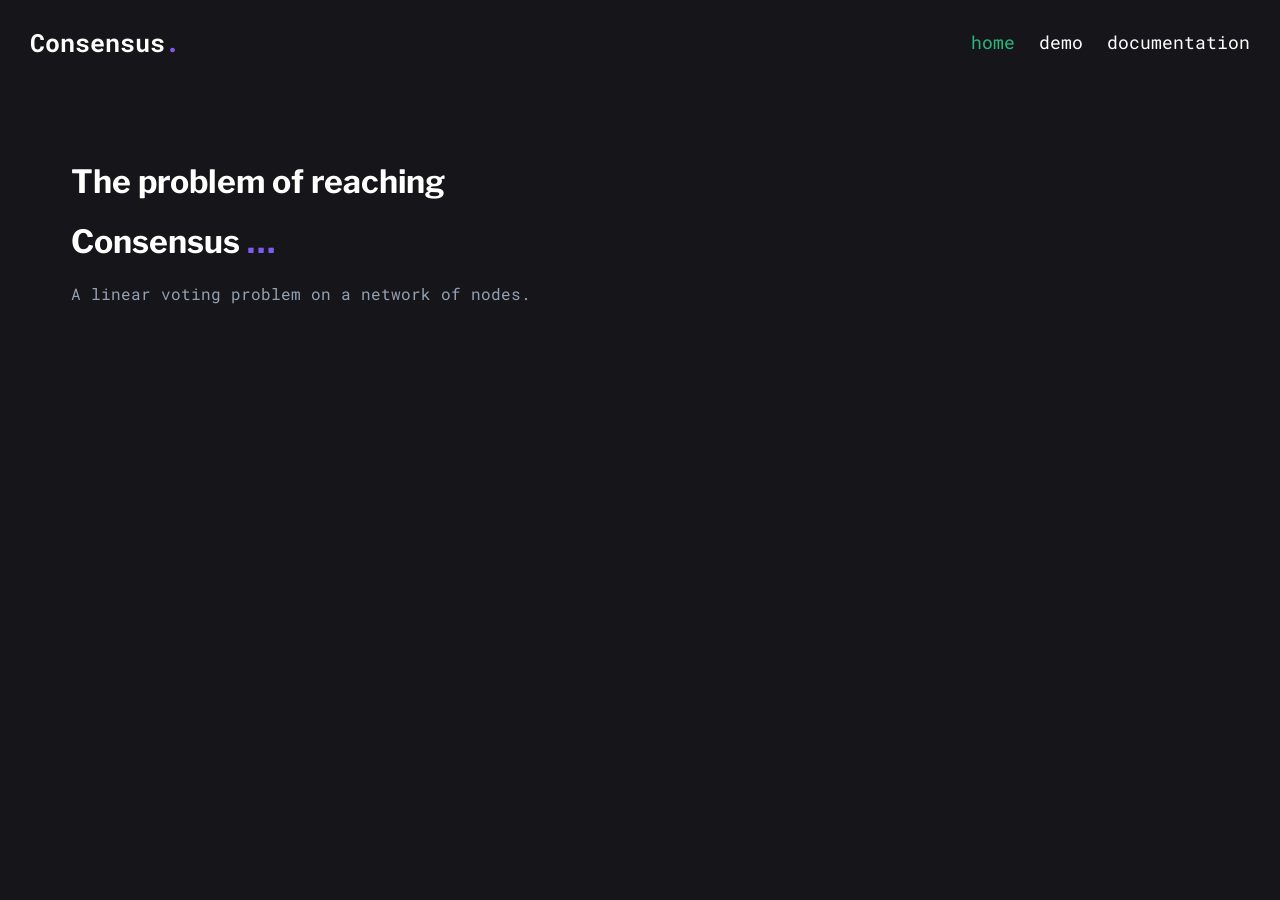
<file: index.html>
<!DOCTYPE html> 
<html>
<head>
    <title>Consensus Project</title>
    <meta name="viewport" content="width=device-width, user-scalable=no, initial-scale=1, maximum-scale=1">
    <link href="css/style.css" rel="stylesheet" />
    <link href="css/index-style.css" rel="stylesheet" />
    <link rel="preconnect" href="https://fonts.googleapis.com">
    <link rel="preconnect" href="https://fonts.gstatic.com" crossorigin>
    <link href="https://fonts.googleapis.com/css2?family=Libre+Franklin:ital,wght@0,100..900;1,100..900&family=Roboto+Mono:ital,wght@0,100..700;1,100..700&display=swap" rel="stylesheet">
</head>
<body>
    <div class="header">
        <a href="index.html" class="logo">Consensus<span style="color:#7f5af0">.</span></a>
        <div class="header-right">
            <a class="active" href="index.html">home</a>
            <a href="demo.html">demo</a>
            <a href="documentation.html">documentation</a>
        </div>
    </div>
    <div class="main">
        <h1>The problem of reaching</h1>
        <h1>Consensus<span style="color:#7f5af0"> …</span></h1>
        <p>A linear voting problem on a network of nodes.</p>
    </div>

</body>

</html>
</file>
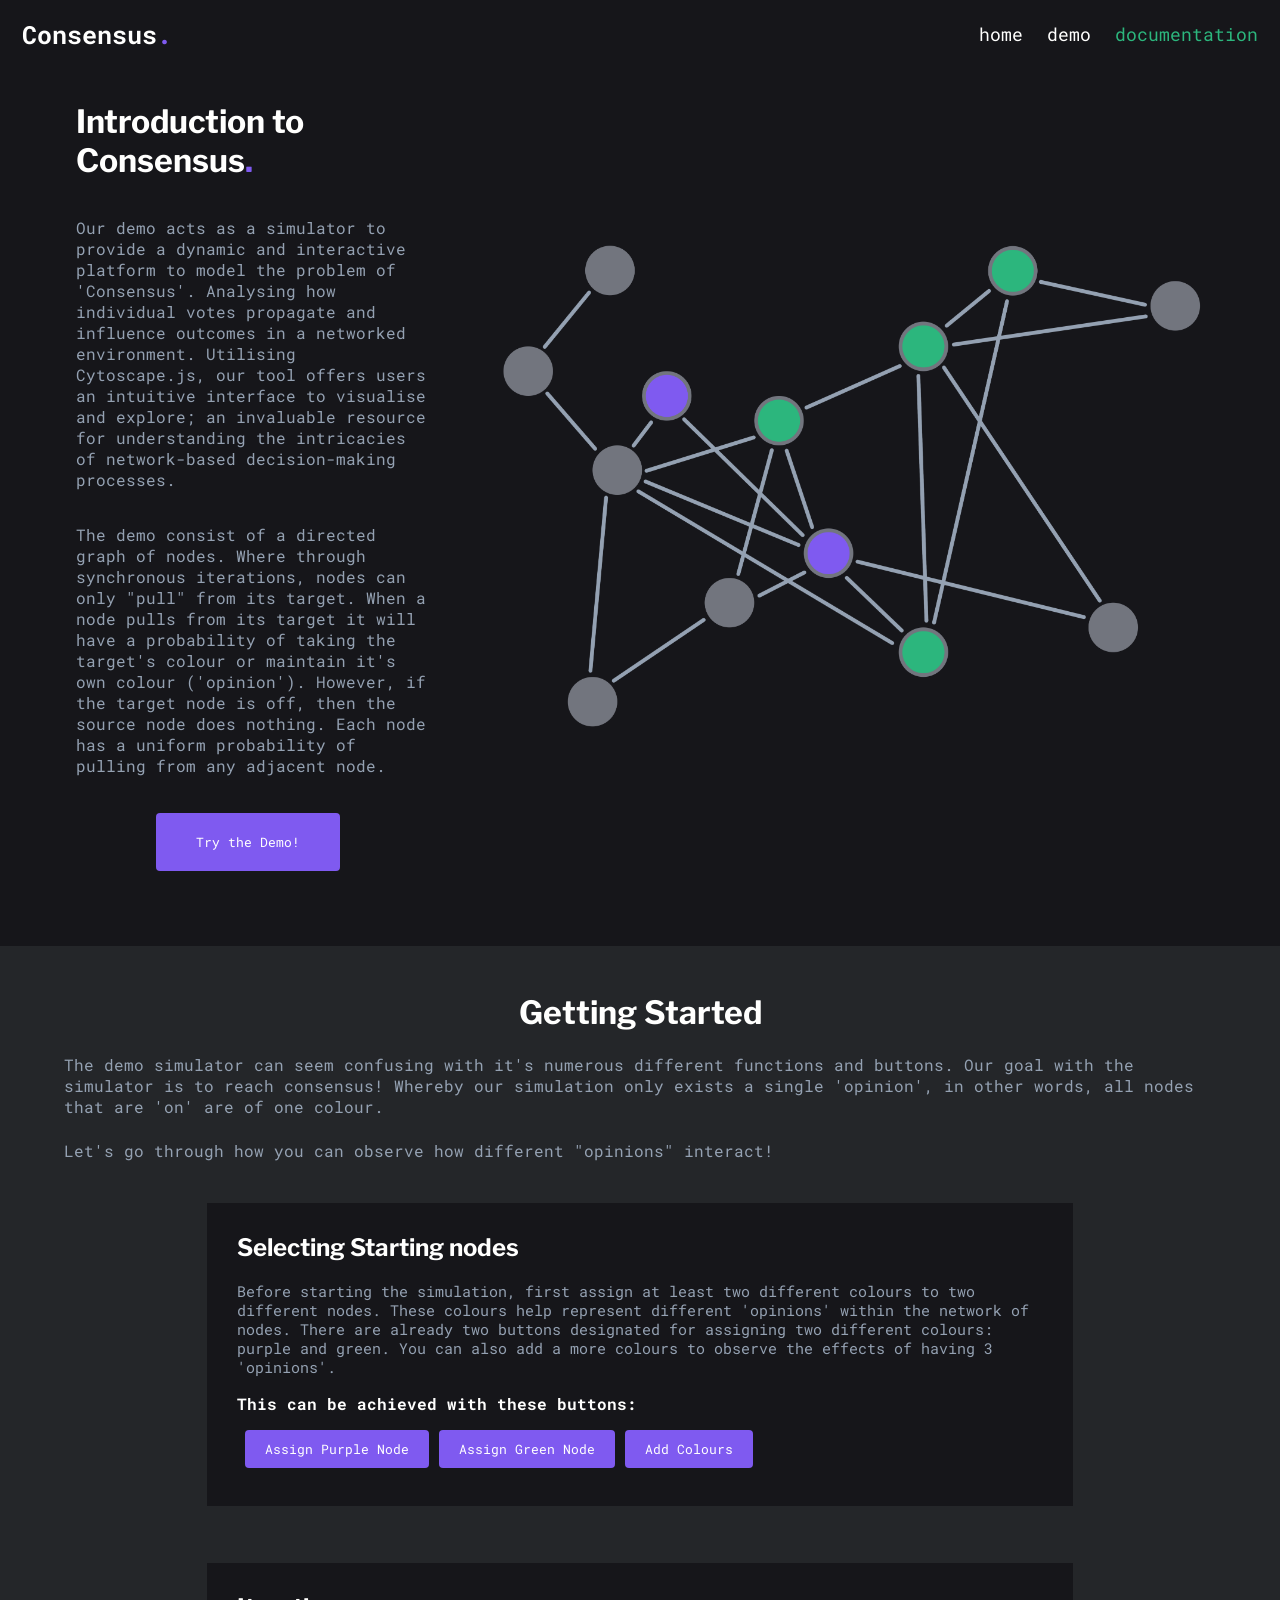
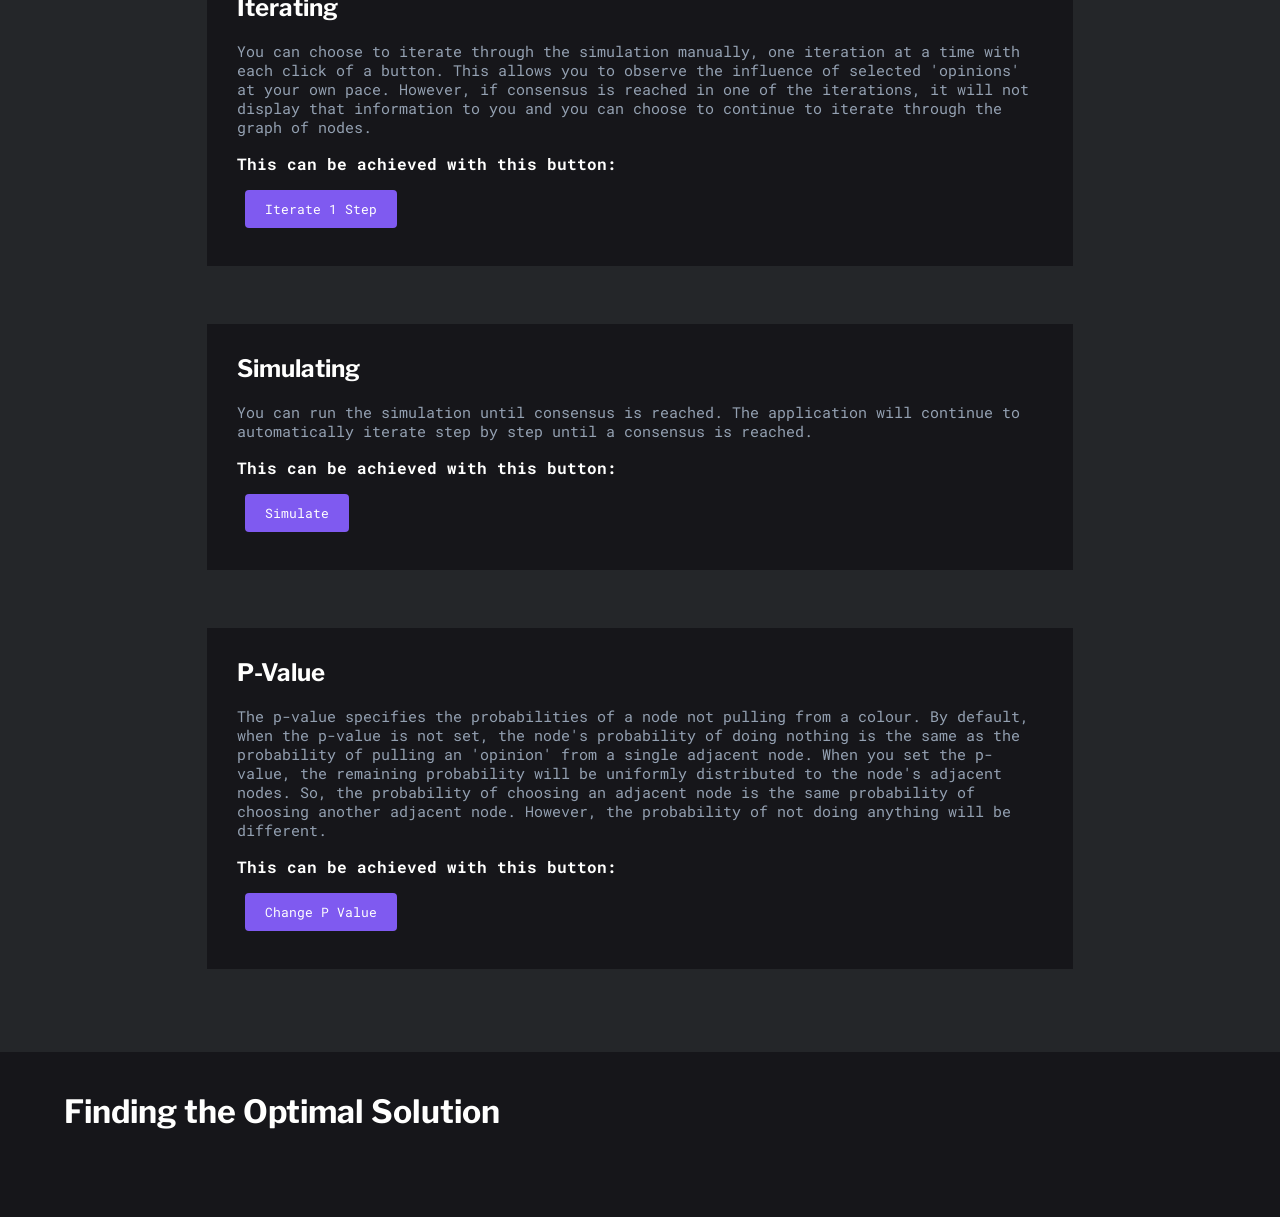
<file: documentation.html>
<!DOCTYPE html> 
<html>
<head>
    <title>Consensus Documentation</title>
    <meta name="viewport" content="width=device-width, user-scalable=no, initial-scale=1, maximum-scale=1">
    <link href="css/documentation-style.css" rel="stylesheet"/>
    <link href="css/style.css" rel="stylesheet" />
    <link rel="preconnect" href="https://fonts.googleapis.com">
    <link rel="preconnect" href="https://fonts.gstatic.com" crossorigin>
    <link href="https://fonts.googleapis.com/css2?family=Libre+Franklin:ital,wght@0,100..900;1,100..900&family=Roboto+Mono:ital,wght@0,100..700;1,100..700&display=swap" rel="stylesheet">
</head>
<body>
    <div class="header">
        <a href="index.html" class="logo">Consensus<span style="color:#7f5af0">.</span></a>
        <div class="header-right">
            <a href="index.html">home</a>
            <a href="demo.html">demo</a>
            <a class="active" href="documentation.html">documentation</a>
        </div>
    </div>

    <div class="section">
        <div class="container">
            <div class="left_container">
                <h1>Introduction to Consensus<span style="color:#7f5af0">.</span></h1>
                <p>
                    Our demo acts as a simulator to provide a dynamic and interactive platform to model the problem of 'Consensus'. 
                    Analysing how individual votes propagate and influence outcomes in a networked environment. Utilising 
                    <a href="https://js.cytoscape.org/">Cytoscape.js</a>, our tool offers users an intuitive interface to visualise and
                     explore; an invaluable resource for understanding the intricacies of network-based decision-making processes. 
                </p>
                <p>
                    The demo consist of a directed graph of nodes. Where through synchronous iterations, nodes can only "pull" from 
                    its target. When a node pulls from its target it will have a probability of taking the target's colour or maintain it's
                     own colour ('opinion'). However, if the target node is off, then the source node does nothing. Each node has a uniform 
                     probability of pulling from any adjacent node. 
                </p>
                <br>
                <a href="demo.html">
                    <button class="demo_btn" id="tryDemo">Try the Demo!</button>
                </a>
            </div>

            <div class="right_container">
                <img src="images/consensus-graph-icon.png">
            </div>

        </div>
    </div>
    <div class="section_gray">
        <h1>Getting Started</h1>
        <p>
            The demo simulator can seem confusing with it's numerous different functions and buttons.
            Our goal with the simulator is to reach consensus! Whereby our simulation only exists a single
            'opinion', in other words, all nodes that are 'on' are of one colour.
        </p>
        <p>
            Let's go through how you can observe how different "opinions" interact! 
        </p>
        <br>

        <div class="small_container">
            <h2>Selecting Starting nodes </h2>
            <p2>
                Before starting the simulation, first assign at least two different colours to two different nodes. 
                These colours help represent different 'opinions' within the network of nodes. There are already two 
                buttons designated for assigning two different colours: purple and green. You can also add a more colours
                 to observe the effects of having 3 'opinions'.
            </p2>
            <h3>
                This can be achieved with these buttons:
            </h3>
            <div class="container">
                <button class="btn">Assign Purple Node</button>
                <button class="btn">Assign Green Node</button>
                <button class="btn">Add Colours</button>
            </div>
        </div>

        <div class="small_container">
            <h2>Iterating</h2>
            <p2>
                You can choose to iterate through the simulation manually, one iteration at
                 a time with each click of a button. This allows you to observe the influence of selected 
                 'opinions' at your own pace. However, if consensus is reached in one of the iterations, 
                 it will not display that information to you and you can choose to continue to iterate 
                 through the graph of nodes. 
            </p2>
            <h3>
                This can be achieved with this button:
            </h3>
            <div class="container">
                <button class="btn">Iterate 1 Step</button>
            </div>
        </div>

        <div class="small_container">
            <h2>Simulating</h2>
            <p2>
                You can run the simulation until consensus is reached. 
                The application will continue to automatically iterate step by step 
                until a consensus is reached.
            </p2>
            <h3>
                This can be achieved with this button:
            </h3>
            <div class="container">
                <button class="btn">Simulate</button>
            </div>
        </div>

        <div class="small_container">
            <h2>P-Value</h2>
            <p2>
                The p-value specifies the probabilities of a node not pulling from a colour.
                 By default, when the p-value is not set, the node's probability of doing nothing
                  is the same as the probability of pulling an 'opinion' from a single adjacent node.
                When you set the p-value, the remaining probability will be uniformly distributed
                to the node's adjacent nodes. So, the probability of choosing an adjacent node 
                is the same probability of choosing another adjacent node. However, the probability
                 of not doing anything will be different. 
            </p2>
            <h3>
                This can be achieved with this button:
            </h3>
            <div class="container">
                <button class="btn">Change P Value</button>
            </div>
        </div>
    </div>

    <div class="section">
        <br>
        <h1>Finding the Optimal Solution</h1>
    </div>

</body>

</html>
</file>
<file: css/style.css>
body {
    font-family: "Roboto Mono", sans-serif;
    font-size: 14px;
    font-weight: 400;
    background-color: #16161a;
    color: #fffffe;
}
#toolbar {
    width: 95%;
    display: flex;
    justify-content: space-between;
    padding: 10px;
    border-bottom: 1px solid #fffffe;
    position: relative;
    z-index: 10;
}

#container {
  width: 100%;
  height: 80%;
  display: flex;
  align-items: center;
  justify-content: center;
}

#cy {
    width: 90%;
    height: 75%;
    position: absolute;
    background-color: #16161a;
    bottom: 4px;
}

.btn {
    padding-left: 20px;
    padding-right: 20px;
    padding-top: 10px;
    padding-bottom: 10px;
    border: none;
    background-color: #7f5af0;
    color: #fffffe;
    cursor: pointer;
    font-family: "Roboto Mono", sans-serif;
    margin-right: 10px;
    border-radius: 4px;
    font-size: small;
}

.btn:hover {
    background-color: #553ba3;
}

.header {
  overflow: hidden;
  background-color: #16161a;
  padding: 10px 10px;
}

.header a {
  float: left;
  color: #fffffe;
  text-align: center;
  padding: 12px;
  text-decoration: none;
  font-size: 18px; 
  line-height: 25px;
  border-radius: 4px;
}

.header a.logo {
  font-size: 25px;
  color: #fffffe;
  font-weight: bold;
}

.header a.active {
  color: #2cb67d;
}

.header a:hover {
  color: #2cb67d;
}

.header-right {
  float: right;
}

#speed-label {
  margin-bottom: 1%;
  font-size: x-small;
}

@media screen and (max-width: 500px) {
  .header a {
    float: none;
    display: block;
    text-align: left;
  }
  
  .header-right {
    float: none;
  }
}

/* Modal background */
.modal {
    display: none; /* Hidden by default */
    position: fixed; /* Stay in place */
    z-index: 1; /* Sit on top */
    left: 0;
    top: 0;
    width: 100%; /* Full width */
    height: 100%; /* Full height */
    overflow: auto; /* Enable scroll if needed */
    background-color: rgb(0,0,0); /* Fallback color */
    background-color: rgba(0,0,0,0.4); /* Black w/ opacity */
}

/* Modal Content */
.modal-content {
    background-color: #242629;
    margin: 15% auto; /* 15% from the top and centered */
    padding: 20px;
    border-radius: 4px;
    width: 80%; /* Could be more or less, depending on screen size */
    font-family: "Roboto Mono", sans-serif;
}

/* The Close Button */
.close {
    color: #fffffe;
    float: right;
    font-size: 28px;
    font-weight: bold;
    font-family: "Roboto Mono", sans-serif;
    
  }
  
  .close:hover,
  .close:focus {
    color: 2cb67d;
    text-decoration: none;
    cursor: pointer;
  }

  label {
    font-family: "Roboto Mono", sans-serif;
  }


  input[type=text] {
    width: 80%;
    padding: 12px 20px;
    margin: 8px 0;
    font-family: "Roboto Mono", sans-serif;
    display: inline-block;
    border: 1px solid #ccc;
    box-sizing: border-box;
    border-radius: 4px;
  }
</file>
<file: css/index-style.css>
.main {
    font-family: "Roboto Mono", sans-serif;
    margin: 0;
    padding: 5%;  
}

h2 {
    font-family: "Libre Franklin", sans-serif; 
    overflow: hidden;
    color: #fffffe;
    font-size: large;
    padding: 10px;
    text-align: center;
    font-weight: bold;
}

h1 {
    opacity: 1;
    font-family: "Libre Franklin", sans-serif; 
    font-size: xx-large;
    font-weight:bold;
    color: #fffffe;
    text-align: left;
}

p {
    width: 100%;
    font-family: "Roboto Mono", sans-serif;
    text-align: left;
    font-size:medium;
    color: #94a1b2;
}
</file>
<file: css/documentation-style.css>
body {
    font-family: "Roboto Mono", sans-serif;
    margin: 0;
}


.section {
    padding-left: 5%;
    padding-right: 5%; 
    padding-bottom: 5%;
}

.section a:hover {
    color: #2cb67d;
}

.section a {
    color: #94a1b2;
    text-decoration: none;
}

.section h1{
    text-align: left;
    width: 100%;
    font-size:xx-large;
    font-family: "Libre Franklin", sans-serif; 
    color: #fffffe;
    font-weight: bold;
}

.section h2{
    font-size: x-large;
    text-align: left;
    padding: 0%;
    color: #fffffe;
    font-weight: bold;
    font-family: "Libre Franklin", sans-serif; 
}

.section p {
    width: 100%;
    margin-bottom: 5%;
    font-family: "Roboto Mono", sans-serif;
    text-align: left;
    font-size:medium;
    color: #94a1b2;
}


img {
    max-width: 100%;
    height: auto;
    width: auto\9; /* ie8 */
}


.container {
    width: 100%;
    height: fit-content;
    margin: 1%;
    background: #16161a;
    display: flex;
    align-items: center;
    justify-content: left;
}

.small_container {
    width: 70%;
    height: 40%;
    margin: auto;
    background: #16161a;
    padding: 30px;
    margin-bottom: 5%;
}

.section_gray {
    height: fit-content; 
    width: fit-content;
    background: #242629;
    max-width: 100%;
    padding-left: 5%;
    padding-right: 5%; 
    padding-top: 2%;
    padding-bottom: 2%; 
}

.section_gray h1 {
    text-align: center;
    width: 100%;
    font-size:xx-large;
    font-family: "Libre Franklin", sans-serif; 
    color: #fffffe;
    font-weight: bold;
}


.section_gray h2 {
    text-align: left;
    width: 100%;
    padding:0%;
    margin-top: 0%;
    font-size:x-large;
    font-family: "Libre Franklin", sans-serif; 
    color: #fffffe;
    font-weight: bold;
}

.section_gray h3 {
    text-align: left;
    width: 100%;
    padding:0%;
    font-size:medium;
    font-family: "Roboto Mono", sans-serif; 
    color: #fffffe;
    font-weight: bold;
}

.section_gray p {
    width: 100%;
    margin-bottom: 2%;
    font-family: "Roboto Mono", sans-serif;
    text-align: left;
    font-size:medium;
    color: #94a1b2;
    
}

.section_gray p2 {
    width: 100%;
    margin-bottom: 2%;
    font-family: "Roboto Mono", sans-serif;
    text-align: left;
    font-size:1.05em;
    color: #94a1b2;
    
}

.right_container{
    display:flex;
    height: 100%;
    width:100%;
    flex-direction: column;
    justify-content: center;
    align-items:center;
    top:0px;
    padding-block: 2%;
    text-align: left;
}

.left_container{
    display:flex;
    height: 100%;
    width:48%;
    flex-direction: column;
    justify-content: center;
    align-items:center;
    top:0px;
    padding-right: 5%;
    text-align: left;
}

.demo_btn {
    padding-left: 40px;
    padding-right: 40px;
    padding-top: 20px;
    padding-bottom: 20px;
    border: none;
    background-color: #7f5af0;
    color: #fffffe;
    cursor: pointer;
    font-family: "Roboto Mono", sans-serif;
    margin-right: 10px;
    border-radius: 4px;
}

.demo_btn:hover {
    background-color: #553ba3;
}
</file>
